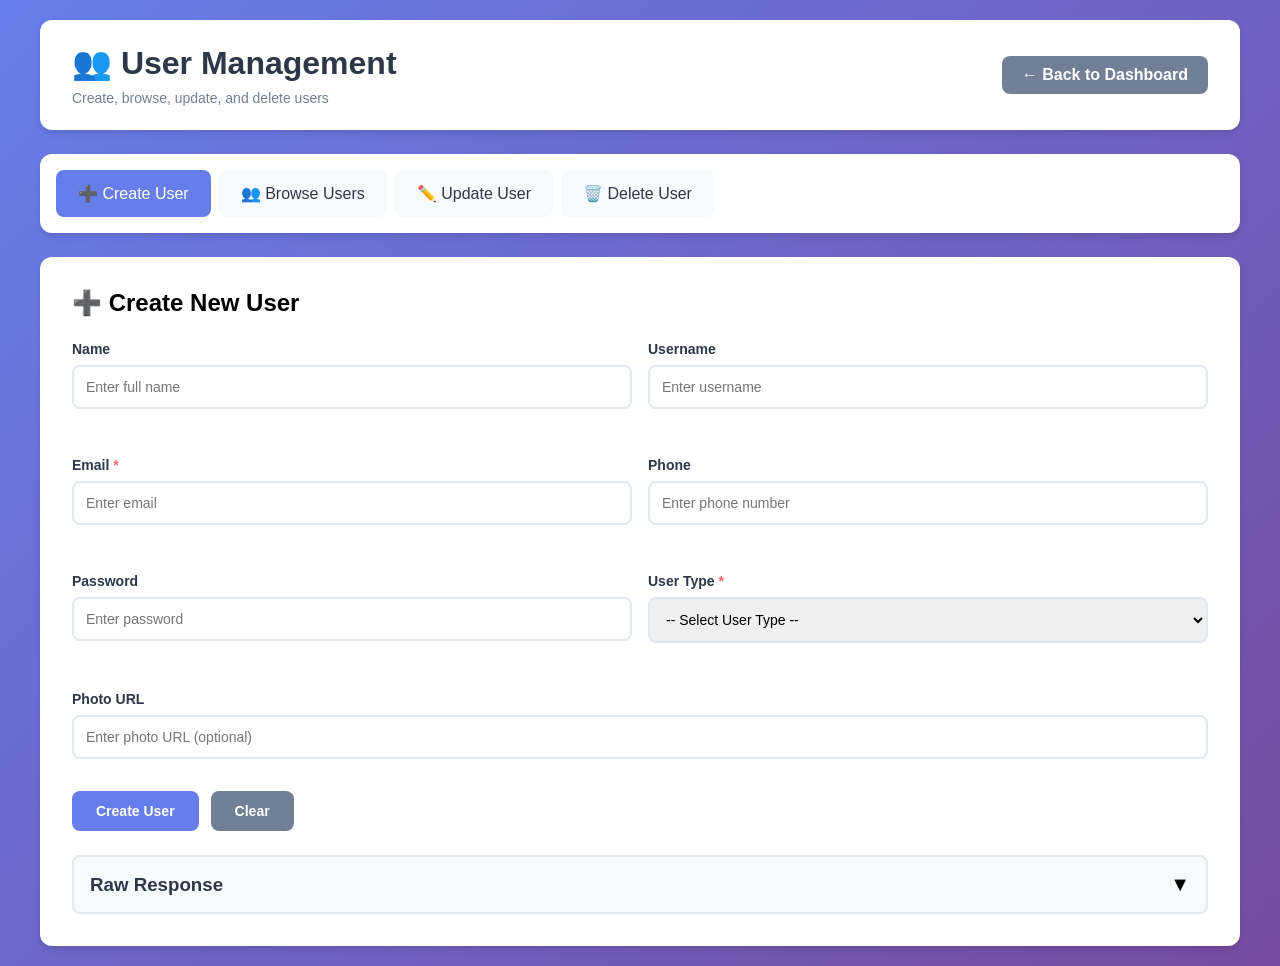
<file: src/main/resources/static/user-management.html>
<!doctype html>
<html lang="en">
<head>
  <meta charset="utf-8" />
  <meta name="viewport" content="width=device-width,initial-scale=1" />
  <title>TickSkills - User Management</title>
  <style>
    * { margin: 0; padding: 0; box-sizing: border-box; }
    
    body {
      font-family: -apple-system, BlinkMacSystemFont, 'Segoe UI', Roboto, 'Helvetica Neue', Arial, sans-serif;
      background: linear-gradient(135deg, #667eea 0%, #764ba2 100%);
      min-height: 100vh;
      padding: 20px;
    }
    
    .container {
      max-width: 1200px;
      margin: 0 auto;
    }
    
    header {
      background: white;
      padding: 24px 32px;
      border-radius: 12px;
      box-shadow: 0 4px 6px rgba(0,0,0,0.1);
      margin-bottom: 24px;
      display: flex;
      justify-content: space-between;
      align-items: center;
    }
    
    .header-content h1 {
      color: #2d3748;
      font-size: 32px;
      margin-bottom: 8px;
    }
    
    .subtitle {
      color: #718096;
      font-size: 14px;
    }
    
    .back-button {
      background: #718096;
      color: white;
      padding: 10px 20px;
      border-radius: 8px;
      text-decoration: none;
      font-weight: 600;
      transition: all 0.2s;
      display: inline-flex;
      align-items: center;
      gap: 8px;
    }
    
    .back-button:hover {
      background: #4a5568;
      transform: translateY(-1px);
      box-shadow: 0 4px 8px rgba(0,0,0,0.2);
    }
    
    nav {
      background: white;
      padding: 16px;
      border-radius: 12px;
      box-shadow: 0 4px 6px rgba(0,0,0,0.1);
      margin-bottom: 24px;
    }
    
    .nav-links {
      display: flex;
      gap: 8px;
      flex-wrap: wrap;
    }
    
    .nav-links a {
      padding: 12px 20px;
      background: #f7fafc;
      color: #2d3748;
      text-decoration: none;
      border-radius: 8px;
      font-weight: 500;
      transition: all 0.2s;
      border: 2px solid transparent;
    }
    
    .nav-links a:hover {
      background: #edf2f7;
      border-color: #667eea;
    }
    
    .nav-links a.active {
      background: #667eea;
      color: white;
    }
    
    .content {
      background: white;
      padding: 32px;
      border-radius: 12px;
      box-shadow: 0 4px 6px rgba(0,0,0,0.1);
      min-height: 400px;
    }
    
    .page {
      display: none;
    }
    
    .page.active {
      display: block;
    }
    
    label {
      display: block;
      font-weight: 600;
      margin-bottom: 8px;
      color: #2d3748;
      font-size: 14px;
    }
    
    input, select, textarea {
      width: 100%;
      padding: 12px;
      border: 2px solid #e2e8f0;
      border-radius: 8px;
      font-size: 14px;
      margin-bottom: 16px;
      transition: border-color 0.2s;
    }
    
    input:focus, select:focus, textarea:focus {
      outline: none;
      border-color: #667eea;
    }
    
    button {
      background: #667eea;
      color: white;
      padding: 12px 24px;
      border: none;
      border-radius: 8px;
      font-weight: 600;
      cursor: pointer;
      font-size: 14px;
      transition: all 0.2s;
    }
    
    button:hover {
      background: #5568d3;
      transform: translateY(-1px);
      box-shadow: 0 4px 8px rgba(102, 126, 234, 0.4);
    }
    
    button:active {
      transform: translateY(0);
    }
    
    button.secondary {
      background: #718096;
    }
    
    button.secondary:hover {
      background: #4a5568;
    }
    
    button.danger {
      background: #f56565;
    }
    
    button.danger:hover {
      background: #e53e3e;
    }
    
    .form-grid {
      display: grid;
      grid-template-columns: 1fr 1fr;
      gap: 16px;
    }
    
    .form-group {
      margin-bottom: 16px;
    }
    
    .full-width {
      grid-column: 1 / -1;
    }
    
    .result-box {
      background: #f7fafc;
      border: 2px solid #e2e8f0;
      border-radius: 8px;
      padding: 16px;
      margin-top: 16px;
      max-height: 400px;
      overflow-y: auto;
    }
    
    .result-box h3 {
      margin-bottom: 12px;
      color: #2d3748;
    }
    
    .user-item {
      padding: 12px;
      background: white;
      border-radius: 6px;
      margin-bottom: 8px;
      border-left: 4px solid #667eea;
      display: flex;
      justify-content: space-between;
      align-items: center;
      transition: all 0.2s;
    }
    
    .user-item.user-active {
      background: #f0fff4;
      border-left-color: #48bb78;
    }
    
    .user-item.user-deleted {
      background: #fff5f5;
      border-left-color: #f56565;
      opacity: 0.8;
    }
    
    .user-item:hover {
      box-shadow: 0 2px 4px rgba(0,0,0,0.1);
      transform: translateY(-2px);
    }
    
    .user-info {
      font-weight: 500;
      color: #2d3748;
    }
    
    .user-badge {
      padding: 4px 12px;
      border-radius: 12px;
      font-size: 12px;
      font-weight: 600;
      margin-left: 8px;
    }
    
    .badge-admin {
      background: #fed7d7;
      color: #c53030;
    }
    
    .badge-user {
      background: #bee3f8;
      color: #2c5282;
    }
    
    .badge-active {
      background: #c6f6d5;
      color: #22543d;
    }
    
    /* User Details Card Modal */
    .user-details-overlay {
      display: none;
      position: fixed;
      top: 0;
      left: 0;
      right: 0;
      bottom: 0;
      background: rgba(0, 0, 0, 0.5);
      z-index: 1000;
      justify-content: center;
      align-items: center;
      padding: 20px;
    }
    
    .user-details-overlay.show {
      display: flex;
    }
    
    .user-details-card {
      background: white;
      border-radius: 16px;
      padding: 32px;
      max-width: 500px;
      width: 100%;
      box-shadow: 0 20px 60px rgba(0, 0, 0, 0.3);
      position: relative;
      animation: slideIn 0.3s ease-out;
    }
    
    @keyframes slideIn {
      from {
        transform: translateY(-50px);
        opacity: 0;
      }
      to {
        transform: translateY(0);
        opacity: 1;
      }
    }
    
    .user-details-header {
      display: flex;
      justify-content: space-between;
      align-items: center;
      margin-bottom: 24px;
      padding-bottom: 16px;
      border-bottom: 2px solid #e2e8f0;
    }
    
    .user-details-header h3 {
      color: #2d3748;
      font-size: 24px;
      margin: 0;
    }
    
    .user-details-close {
      background: #f7fafc;
      border: none;
      border-radius: 50%;
      width: 36px;
      height: 36px;
      cursor: pointer;
      font-size: 20px;
      color: #718096;
      transition: all 0.2s;
    }
    
    .user-details-close:hover {
      background: #e2e8f0;
      color: #2d3748;
    }
    
    .user-details-body {
      display: grid;
      gap: 16px;
    }
    
    .user-detail-row {
      display: grid;
      grid-template-columns: 120px 1fr;
      gap: 16px;
      padding: 12px;
      background: #f7fafc;
      border-radius: 8px;
    }
    
    .user-detail-label {
      font-weight: 600;
      color: #4a5568;
      font-size: 14px;
    }
    
    .user-detail-value {
      color: #2d3748;
      font-size: 14px;
      word-break: break-word;
    }
    
    /* Alert/Message Card */
    .alert-overlay {
      display: none;
      position: fixed;
      top: 0;
      left: 0;
      right: 0;
      bottom: 0;
      background: rgba(0, 0, 0, 0.5);
      z-index: 1000;
      justify-content: center;
      align-items: center;
      padding: 20px;
    }
    
    .alert-overlay.show {
      display: flex;
    }
    
    .alert-card {
      background: white;
      border-radius: 12px;
      padding: 24px;
      max-width: 400px;
      width: 100%;
      box-shadow: 0 20px 60px rgba(0, 0, 0, 0.3);
      animation: slideIn 0.3s ease-out;
    }
    
    .alert-card.success {
      border-top: 4px solid #48bb78;
    }
    
    .alert-card.error {
      border-top: 4px solid #f56565;
    }
    
    .alert-card.info {
      border-top: 4px solid #4299e1;
    }
    
    .alert-icon {
      font-size: 48px;
      text-align: center;
      margin-bottom: 16px;
    }
    
    .alert-title {
      font-size: 20px;
      font-weight: bold;
      color: #2d3748;
      text-align: center;
      margin-bottom: 12px;
    }
    
    .alert-message {
      color: #4a5568;
      text-align: center;
      line-height: 1.6;
      margin-bottom: 20px;
    }
    
    .alert-button {
      background: #667eea;
      color: white;
      border: none;
      padding: 12px 24px;
      border-radius: 8px;
      width: 100%;
      font-weight: 600;
      cursor: pointer;
      transition: all 0.2s;
    }
    
    .alert-button:hover {
      background: #5568d3;
    }
    
    .collapsible {
      background: #f7fafc;
      border: 2px solid #e2e8f0;
      border-radius: 8px;
      padding: 16px;
      margin-top: 24px;
    }
    
    .collapsible-header {
      cursor: pointer;
      display: flex;
      justify-content: space-between;
      align-items: center;
      user-select: none;
    }
    
    .collapsible-header h3 {
      color: #2d3748;
    }
    
    .collapsible-icon {
      font-size: 20px;
      transition: transform 0.3s;
    }
    
    .collapsible-icon.open {
      transform: rotate(180deg);
    }
    
    .collapsible-content {
      max-height: 0;
      overflow: hidden;
      transition: max-height 0.3s ease-out;
    }
    
    .collapsible-content.open {
      max-height: 500px;
      overflow-y: auto;
      margin-top: 16px;
    }
    
    .collapsible-content pre {
      background: white;
      padding: 12px;
      border-radius: 6px;
      overflow-x: auto;
      font-size: 12px;
      line-height: 1.5;
    }
    
    .search-grid {
      display: grid;
      grid-template-columns: 1fr auto;
      gap: 12px;
      align-items: end;
      margin-bottom: 20px;
    }
    
    .button-group {
      display: flex;
      gap: 12px;
      flex-wrap: wrap;
    }
    
    .modal {
      display: none;
      background: white;
      border: 3px solid #667eea;
      border-radius: 12px;
      padding: 24px;
      margin-bottom: 20px;
      box-shadow: 0 8px 16px rgba(0,0,0,0.1);
    }
    
    .modal.show {
      display: block;
    }
    
    .modal.error {
      border-color: #f56565;
      background: #fff5f5;
    }
    
    .modal-header {
      display: flex;
      justify-content: space-between;
      align-items: center;
      margin-bottom: 16px;
    }
    
    .modal-title {
      font-size: 20px;
      font-weight: bold;
      color: #2d3748;
    }
    
    .modal-close {
      background: transparent;
      color: #718096;
      padding: 4px 12px;
      font-size: 18px;
    }
    
    .modal-close:hover {
      background: #f7fafc;
      color: #2d3748;
    }
    
    .modal-body {
      color: #4a5568;
      line-height: 1.6;
    }
    
    .modal-body .detail-row {
      padding: 8px 0;
      border-bottom: 1px solid #e2e8f0;
    }
    
    .modal-body .detail-row:last-child {
      border-bottom: none;
    }
    
    .modal-body .detail-label {
      font-weight: 600;
      color: #2d3748;
      display: inline-block;
      min-width: 120px;
    }
    
    .warning-box {
      background: #fffaf0;
      border: 2px solid #ed8936;
      border-radius: 8px;
      padding: 16px;
      margin-bottom: 20px;
      display: flex;
      gap: 12px;
    }
    
    .warning-icon {
      font-size: 24px;
      color: #ed8936;
    }
    
    .warning-text {
      flex: 1;
    }
    
    .warning-text strong {
      display: block;
      margin-bottom: 4px;
      color: #7c2d12;
    }
    
    .warning-text p {
      color: #92400e;
      font-size: 14px;
    }
    
    @media (max-width: 768px) {
      .form-grid {
        grid-template-columns: 1fr;
      }
      
      .search-grid {
        grid-template-columns: 1fr;
      }
      
      header {
        flex-direction: column;
        gap: 16px;
        align-items: flex-start;
      }
    }
  </style>
</head>
<body>
  <div class="container">
    <header>
      <div class="header-content">
        <h1>👥 User Management</h1>
        <p class="subtitle">Create, browse, update, and delete users</p>
      </div>
      <a href="dashboard.html" class="back-button">
        ← Back to Dashboard
      </a>
    </header>
    
    <nav>
      <div class="nav-links">
        <a href="#create" class="nav-link active" data-page="create">➕ Create User</a>
        <a href="#browse" class="nav-link" data-page="browse">👥 Browse Users</a>
        <a href="#update" class="nav-link" data-page="update">✏️ Update User</a>
        <a href="#delete" class="nav-link" data-page="delete">🗑️ Delete User</a>
      </div>
    </nav>
    
    <div class="content">
      <!-- Create User Page -->
      <div id="create" class="page active">
        <h2 style="margin-bottom: 24px;">➕ Create New User</h2>
        
        <form id="createUserForm">
          <div class="form-grid">
            <div class="form-group">
              <label>Name</label>
              <input type="text" id="create_name" placeholder="Enter full name">
            </div>
            
            <div class="form-group">
              <label>Username</label>
              <input type="text" id="create_username" placeholder="Enter username">
            </div>
            
            <div class="form-group">
              <label>Email <span style="color: #f56565;">*</span></label>
              <input type="email" id="create_email" placeholder="Enter email" required>
            </div>
            
            <div class="form-group">
              <label>Phone</label>
              <input type="tel" id="create_phone" placeholder="Enter phone number">
            </div>
            
            <div class="form-group">
              <label>Password</label>
              <input type="password" id="create_password" placeholder="Enter password">
            </div>
            
            <div class="form-group">
              <label>User Type <span style="color: #f56565;">*</span></label>
              <select id="create_userType" required>
                <option value="">-- Select User Type --</option>
                <option value="USER">USER</option>
                <option value="ADMIN">ADMIN</option>
              </select>
            </div>
            
            <div class="form-group full-width">
              <label>Photo URL</label>
              <input type="url" id="create_photoUrl" placeholder="Enter photo URL (optional)">
            </div>
          </div>
          
          <div class="button-group">
            <button type="submit">Create User</button>
            <button type="button" class="secondary" onclick="clearCreateForm()">Clear</button>
          </div>
        </form>
        
        <!-- Collapsible Raw Response -->
        <div class="collapsible">
          <div class="collapsible-header" onclick="toggleCollapsible(this)">
            <h3>Raw Response</h3>
            <span class="collapsible-icon">▼</span>
          </div>
          <div class="collapsible-content">
            <pre id="create_raw_response">No response yet</pre>
          </div>
        </div>
      </div>
      
      <!-- Browse Users Page -->
      <div id="browse" class="page">
        <h2 style="margin-bottom: 24px;">👥 Browse Users</h2>
        
        <div class="button-group" style="margin-bottom: 20px;">
          <button onclick="loadAllUsers()">Load All Users</button>
          <button onclick="loadActiveUsers()" class="secondary">Load Active Users</button>
          <button onclick="refreshUserList()" class="secondary">🔄 Refresh</button>
        </div>
        
        <div class="result-box" id="browse_results" style="display: none;">
          <h3>Users</h3>
          <div id="browse_user_list"></div>
        </div>
        
        <!-- Collapsible Raw Response -->
        <div class="collapsible">
          <div class="collapsible-header" onclick="toggleCollapsible(this)">
            <h3>Raw Response</h3>
            <span class="collapsible-icon">▼</span>
          </div>
          <div class="collapsible-content">
            <pre id="browse_raw_response">No response yet</pre>
          </div>
        </div>
      </div>
      
      <!-- Update User Page -->
      <div id="update" class="page">
        <h2 style="margin-bottom: 24px;">✏️ Update User</h2>
        
        <!-- Search Section -->
        <div class="search-grid">
          <div class="form-group" style="margin-bottom: 0;">
            <label>Username</label>
            <input type="text" id="update_search_username" placeholder="Enter username to search">
          </div>
          <button onclick="searchUserForUpdate()">🔍 Search</button>
        </div>
        
        <!-- User Preview Modal -->
        <div id="update_preview_modal" class="modal">
          <div class="modal-header">
            <span class="modal-title">👤 User Found</span>
            <button class="modal-close" onclick="closePreviewAndShowForm()">✕ Close</button>
          </div>
          <div class="modal-body" id="update_preview_content"></div>
        </div>
        
        <!-- User Not Found Modal -->
        <div id="update_notfound_modal" class="modal error">
          <div class="modal-header">
            <span class="modal-title">❌ User Not Found</span>
            <button class="modal-close" onclick="closeNotFoundModal()">✕ Close</button>
          </div>
          <div class="modal-body">
            <p>The user with the specified username does not exist.</p>
            <p style="margin-top: 8px;">Please check the username and try again.</p>
          </div>
        </div>
        
        <!-- Update Form (Initially Hidden) -->
        <form id="updateUserForm" style="display: none;">
          <div class="form-grid">
            <div class="form-group">
              <label>Name</label>
              <input type="text" id="update_name" placeholder="Enter new name (leave blank to keep current)">
            </div>
            
            <div class="form-group">
              <label>Email</label>
              <input type="email" id="update_email" placeholder="Enter new email (leave blank to keep current)">
            </div>
            
            <div class="form-group">
              <label>Phone</label>
              <input type="tel" id="update_phone" placeholder="Enter new phone (leave blank to keep current)">
            </div>
            
            <div class="form-group">
              <label>Password</label>
              <input type="password" id="update_password" placeholder="Enter new password (leave blank to keep current)">
            </div>
            
            <div class="form-group">
              <label>User Type</label>
              <select id="update_userType">
                <option value="">-- Keep Current --</option>
                <option value="USER">USER</option>
                <option value="ADMIN">ADMIN</option>
              </select>
            </div>
            
            <div class="form-group">
              <label>Photo URL</label>
              <input type="url" id="update_photoUrl" placeholder="Enter new photo URL (leave blank to keep current)">
            </div>
          </div>
          
          <div class="button-group">
            <button type="submit">Update User</button>
            <button type="button" class="secondary" onclick="clearUpdateForm()">Clear & Hide</button>
          </div>
        </form>
        
        <!-- Collapsible Raw Response -->
        <div class="collapsible">
          <div class="collapsible-header" onclick="toggleCollapsible(this)">
            <h3>Raw Response</h3>
            <span class="collapsible-icon">▼</span>
          </div>
          <div class="collapsible-content">
            <pre id="update_raw_response">No response yet</pre>
          </div>
        </div>
      </div>
      
      <!-- Delete User Page -->
      <div id="delete" class="page">
        <h2 style="margin-bottom: 24px;">🗑️ Delete User</h2>
        
        <div class="warning-box">
          <span class="warning-icon">⚠️</span>
          <div class="warning-text">
            <strong>Warning: This action cannot be undone</strong>
            <p>Deleting a user will permanently remove all their information from the system.</p>
          </div>
        </div>
        
        <form id="deleteUserForm">
          <div class="form-group" style="max-width: 500px;">
            <label>Username</label>
            <input type="text" id="delete_username" placeholder="Enter username to delete" required>
          </div>
          
          <div class="button-group">
            <button type="submit" class="danger">Delete User</button>
            <button type="button" class="secondary" onclick="clearDeleteForm()">Clear</button>
          </div>
        </form>
        
        <!-- Collapsible Raw Response -->
        <div class="collapsible">
          <div class="collapsible-header" onclick="toggleCollapsible(this)">
            <h3>Raw Response</h3>
            <span class="collapsible-icon">▼</span>
          </div>
          <div class="collapsible-content">
            <pre id="delete_raw_response">No response yet</pre>
          </div>
        </div>
      </div>
    </div>
  </div>
  
  <!-- User Details Modal -->
  <div class="user-details-overlay" id="userDetailsOverlay">
    <div class="user-details-card">
      <div class="user-details-header">
        <h3>👤 User Details</h3>
        <button class="user-details-close" onclick="closeUserDetailsModal()">✕</button>
      </div>
      <div class="user-details-body" id="userDetailsBody">
        <!-- Details will be populated by JavaScript -->
      </div>
    </div>
  </div>
  
  <!-- Alert Modal -->
  <div class="alert-overlay" id="alertOverlay">
    <div class="alert-card" id="alertCard">
      <div class="alert-icon" id="alertIcon">✓</div>
      <div class="alert-title" id="alertTitle">Success</div>
      <div class="alert-message" id="alertMessage">Operation completed successfully!</div>
      <button class="alert-button" onclick="closeAlertModal()">OK</button>
    </div>
  </div>
  
  <script src="app-users.js"></script>
</body>
</html>
</file>
